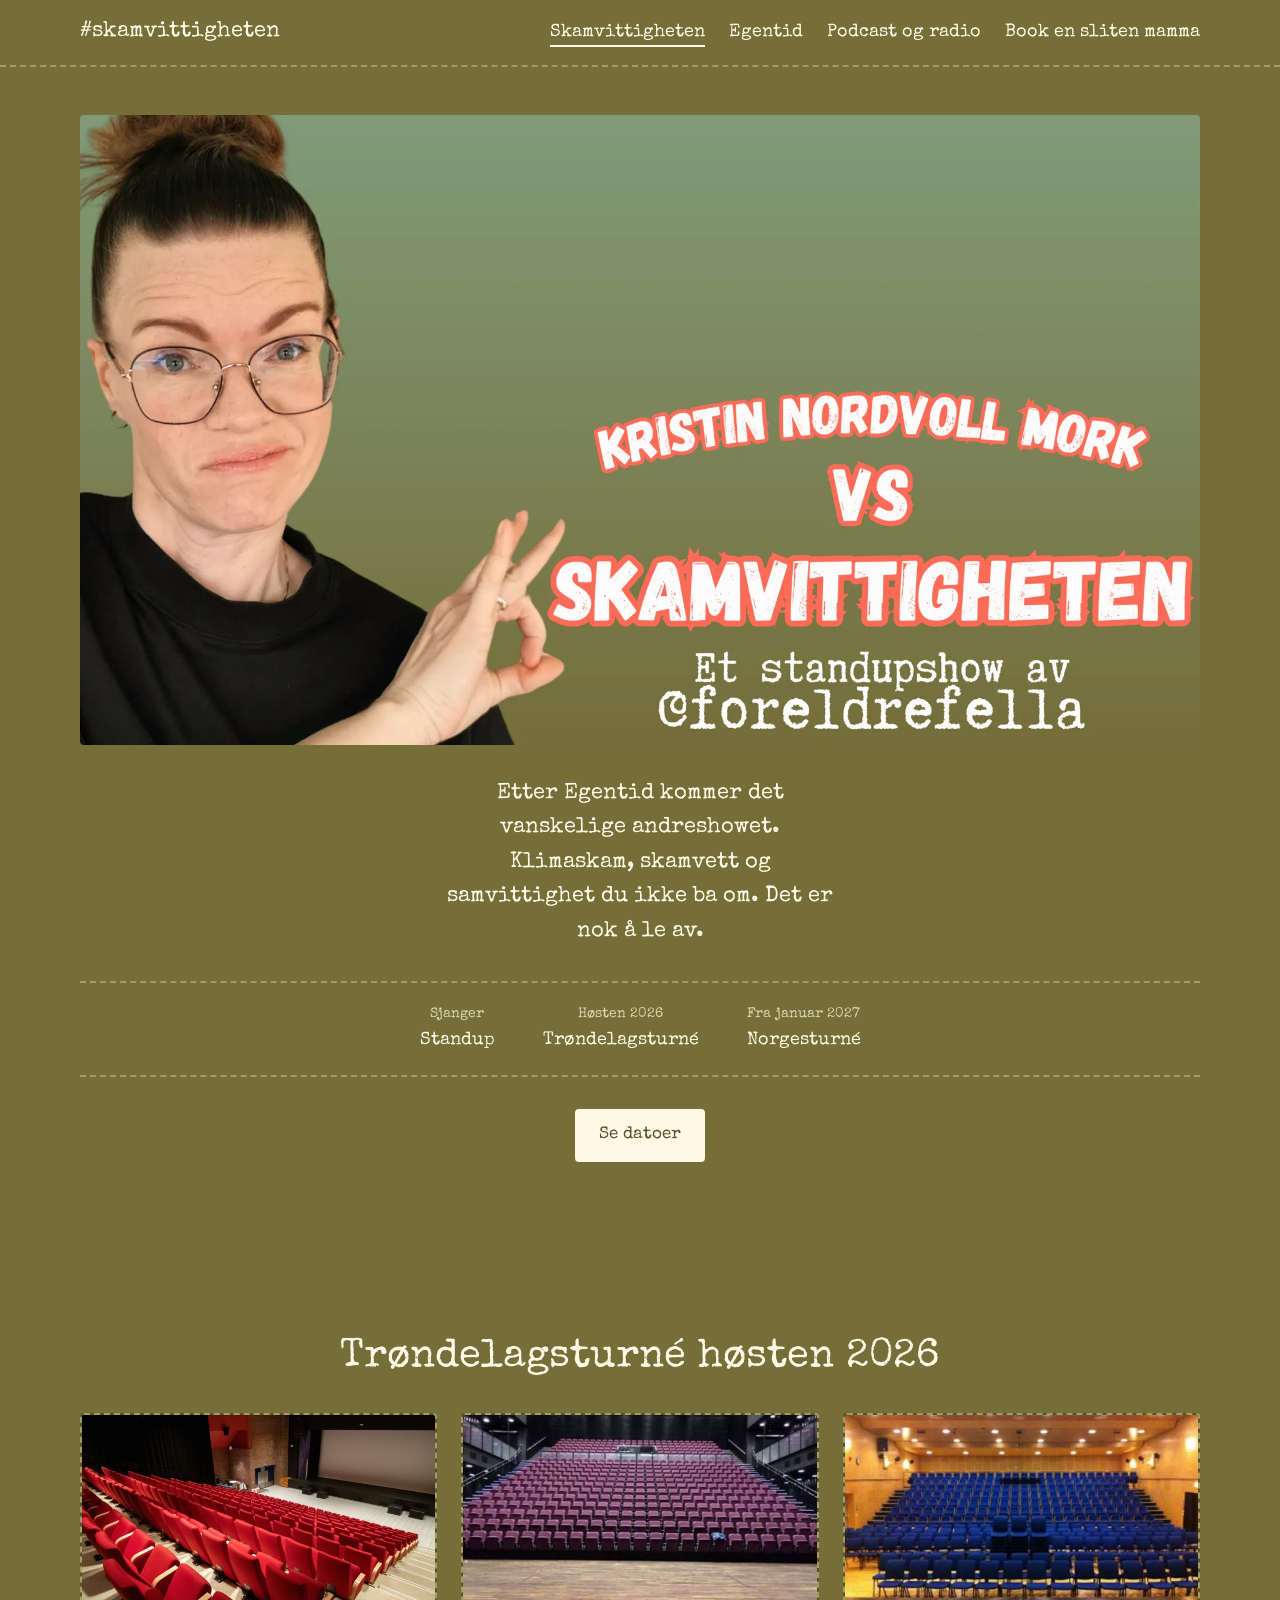
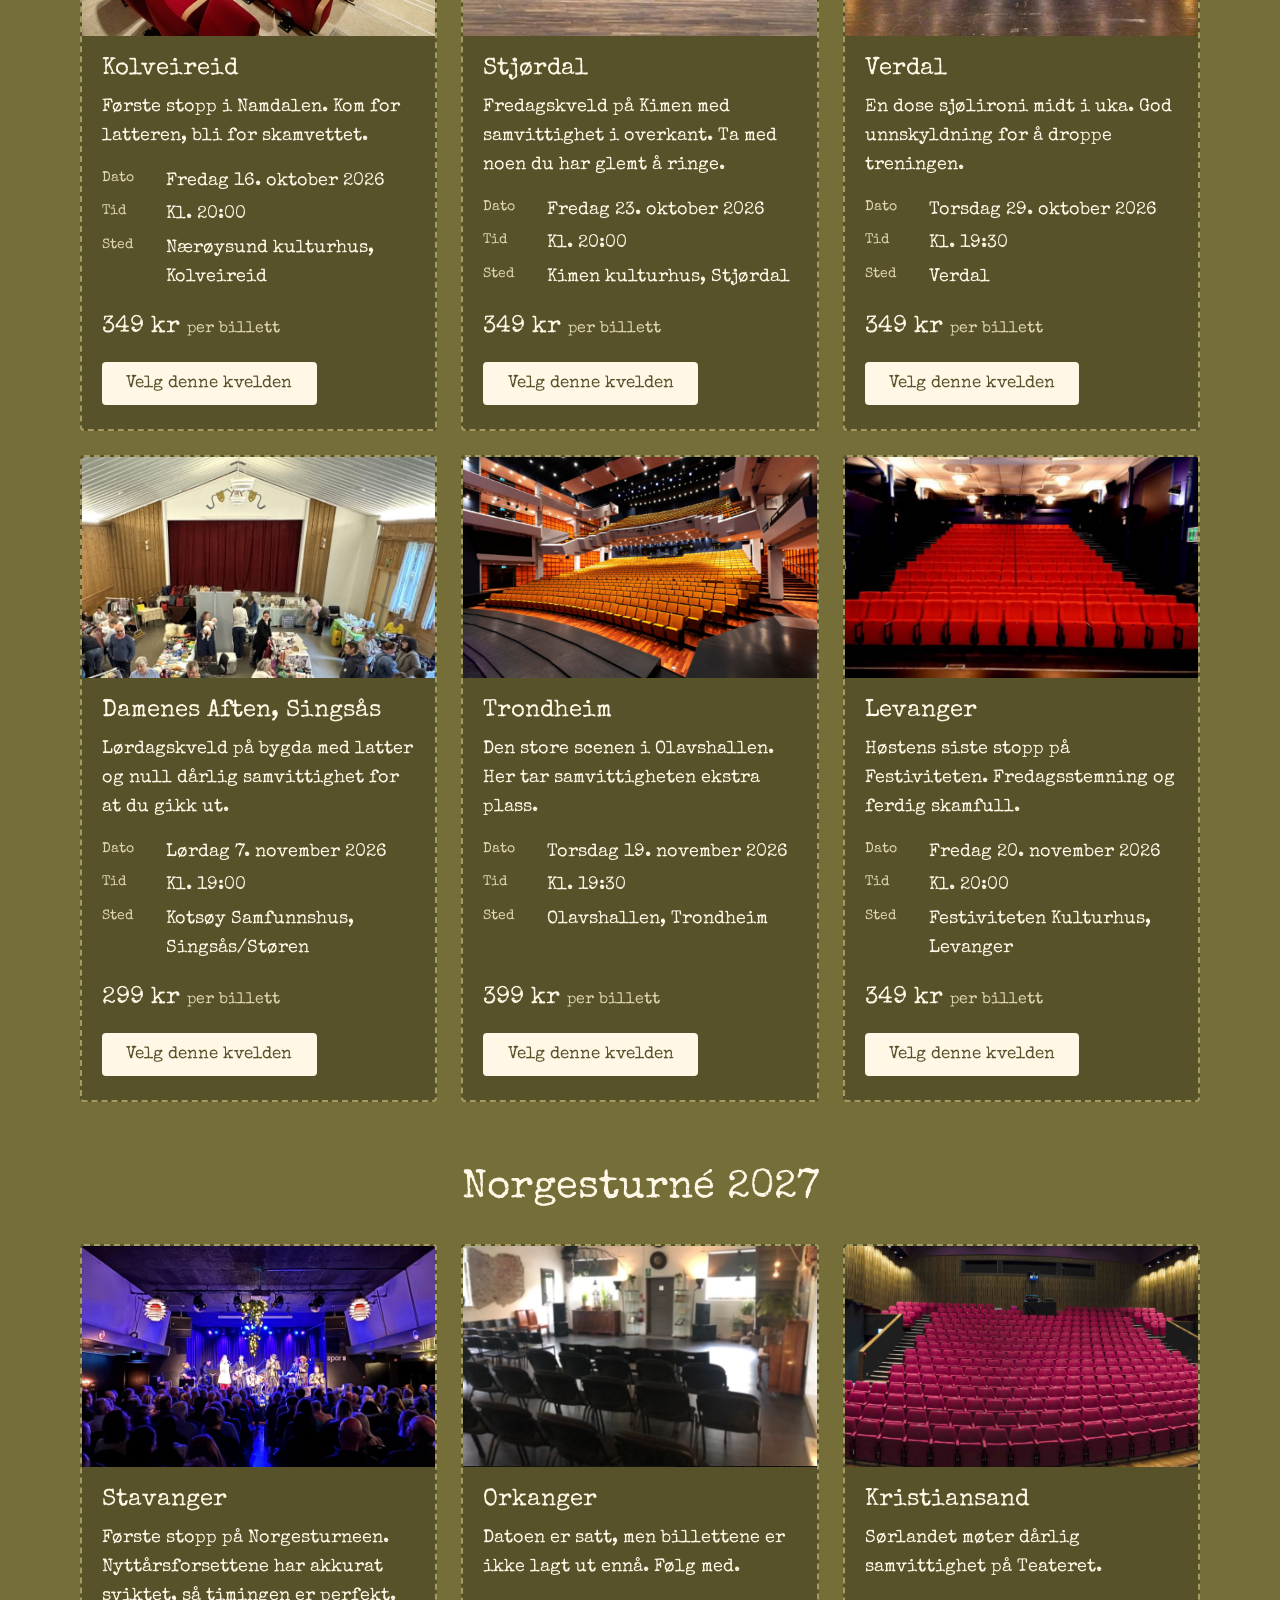
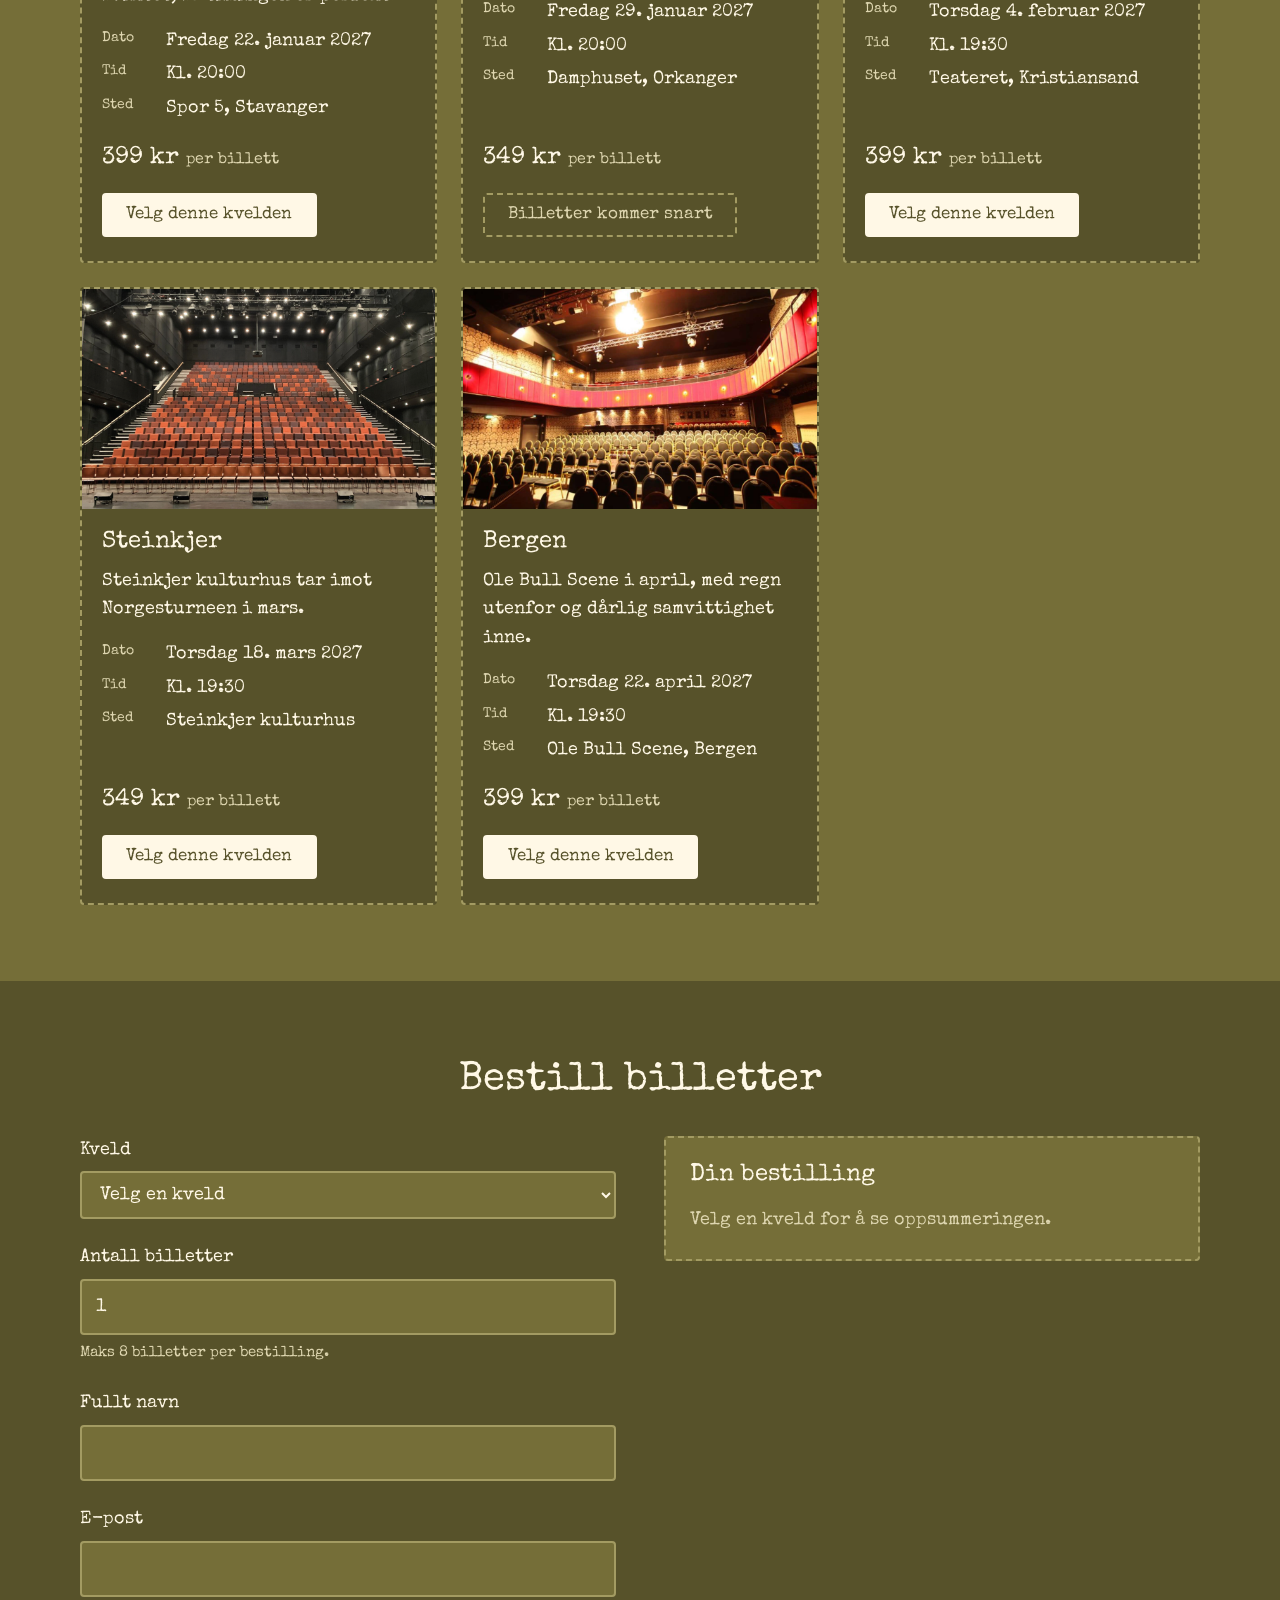
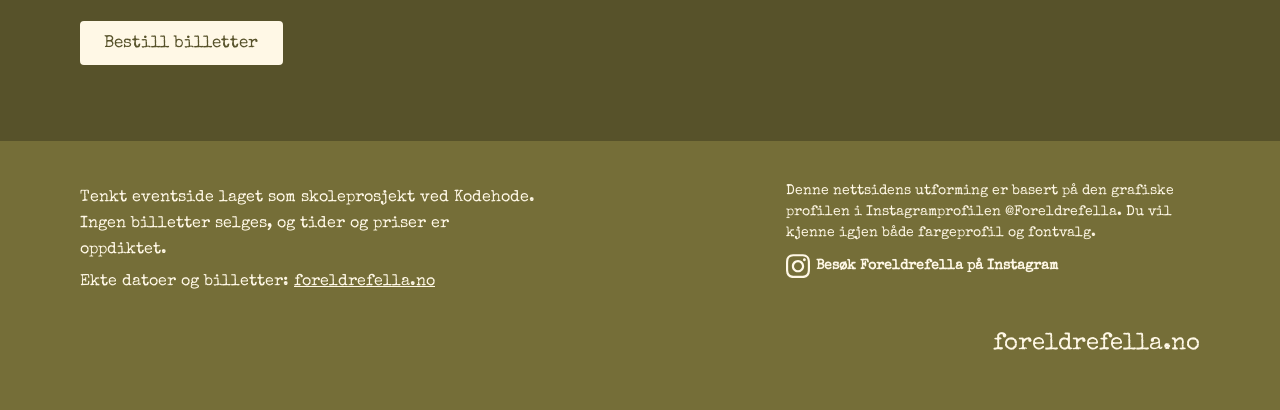
<file: index.html>
<!DOCTYPE html>
<html lang="no">
<head>
  <meta charset="UTF-8">
  <!-- Får siden til å passe til størrelsen på skjermen, også på mobil -->
  <meta name="viewport" content="width=device-width, initial-scale=1">
  <!-- Teksten som vises i fanen i nettleseren -->
  <title>Skamvittigheten – standup med Kristin Nordvoll Mork | Bestill billetter</title>
  <!-- Kort beskrivelse som kan vises i Google-søk -->
  <meta name="description" content="Bestill billetter til Skamvittigheten, det vanskelige andreshowet fra @foreldrefella.">
  <!-- Henter skriften "Special Elite" fra Google Fonts. Dette er fonten Kristin bruker på Instagramkontoen sin. -->
  <link rel="preconnect" href="https://fonts.googleapis.com">
  <link rel="preconnect" href="https://fonts.gstatic.com" crossorigin>
  <link href="https://fonts.googleapis.com/css2?family=Special+Elite&display=swap" rel="stylesheet">
  <link rel="stylesheet" href="style.css">
  <!-- JavaScript-linking -->
  <script src="script.js" defer></script>
</head>
<body>

  <!-- Menyen øverst, lik i alle HTML-sidefilene. Siden du er på er markert med aria-current="page". -->
  <header class="topp">
    <a href="index.html" class="logo">#skamvittigheten</a>
    <nav aria-label="Hovedmeny">
      <ul>
        <li><a href="index.html" aria-current="page">Skamvittigheten</a></li>
        <li><a href="egentid.html">Egentid</a></li>
        <li><a href="podcaster.html">Podcast og radio</a></li>
        <li><a href="book-en-sliten-mamma.html">Book en sliten mamma</a></li>
      </ul>
    </nav>
  </header>

  <!-- Hovedinnholdet på siden -->
  <main id="top">

    <!--  Herodel av forsiden -->
    <section class="hero" id="om">
      <!-- Overskriften står allerede i bildet. Her ligger den som skjult tekst, slik at skjermlesere og Google finner den. Dette problemet måtte jeg google meg frem til løsningen på -->
      <h1 class="sr-only">Skamvittigheten – standup med Kristin Nordvoll Mork</h1>
      <figure class="hero-bilde">
        <!-- Laster dette bildet først, siden det er det første man ser -->
        <img src="Pictures/Skamvittigheten-herobilde.png" width="1280" height="720" fetchpriority="high"
             alt="Kristin Mork vs Skamvittigheten. Et standupshow av @foreldrefella.">
      </figure>
      <p class="hero-tekst">
        Etter Egentid kommer det vanskelige andreshowet.
        Klimaskam, skamvett og samvittighet du ikke ba om.
        Det er nok å le av.
      </p>
      <!-- Faktaliste: hver opplysning har en liten tittel (dt) og en verdi (dd) -->
      <dl class="fakta">
        <div><dt>Sjanger</dt><dd>Standup</dd></div>
        <div><dt>Høsten 2026</dt><dd>Trøndelagsturné</dd></div>
        <div><dt>Fra januar 2027</dt><dd>Norgesturné</dd></div>
      </dl>
      <!-- Lenken hopper nedover siden til delen med id="eventer" -->
      <a href="#eventer" class="knapp">Se datoer</a>
    </section>

    <!-- Event-kort: ett kort for hver kveld.
         Hvert kort har data-id (et navn), data-pris og data-dato, som JavaScript bruker. -->
    <section class="eventer" id="eventer">
      <h2>Trøndelagsturné høsten 2026</h2>
      <div class="kort-liste">

        <!-- Kort: Kolveireid. Alle kortene under er bygget på samme måte:
             bilde, navn, kort tekst, dato/tid/sted, pris og en knapp for å velge kvelden. -->
        <article class="kort" data-id="kolveireid" data-pris="349" data-dato="2026-10-16">
          <img src="Pictures/kolvereid.png" alt="Plassholderbilde for Kolveireid" width="800" height="500" loading="lazy">
          <div class="kort-innhold">
            <h3>Kolveireid</h3>
            <p>Første stopp i Namdalen. Kom for latteren, bli for skamvettet.</p>
            <dl class="meta">
              <div><dt>Dato</dt><dd>Fredag 16. oktober 2026</dd></div>
              <div><dt>Tid</dt><dd>Kl. 20:00</dd></div>
              <div><dt>Sted</dt><dd>Nærøysund kulturhus, Kolveireid</dd></div>
            </dl>
            <p class="pris">349 kr <span>per billett</span></p>
            <!-- Når man trykker her, velger script.js denne kvelden og hopper ned til bestillingen -->
            <button type="button" class="knapp velg-knapp" data-id="kolveireid">Velg denne kvelden</button>
          </div>
        </article>

        <!-- Kort: Stjørdal -->
        <article class="kort" data-id="stjordal" data-pris="349" data-dato="2026-10-23">
          <img src="Pictures/stjørdal.png" alt="Plassholderbilde for Stjørdal" width="800" height="500" loading="lazy">
          <div class="kort-innhold">
            <h3>Stjørdal</h3>
            <p>Fredagskveld på Kimen med samvittighet i overkant. Ta med noen du har glemt å ringe.</p>
            <dl class="meta">
              <div><dt>Dato</dt><dd>Fredag 23. oktober 2026</dd></div>
              <div><dt>Tid</dt><dd>Kl. 20:00</dd></div>
              <div><dt>Sted</dt><dd>Kimen kulturhus, Stjørdal</dd></div>
            </dl>
            <p class="pris">349 kr <span>per billett</span></p>
            <button type="button" class="knapp velg-knapp" data-id="stjordal">Velg denne kvelden</button>
          </div>
        </article>

        <!-- Kort: Verdal -->
        <article class="kort" data-id="verdal" data-pris="349" data-dato="2026-10-29">
          <img src="Pictures/verdal.png" alt="Plassholderbilde for Verdal" width="800" height="500" loading="lazy">
          <div class="kort-innhold">
            <h3>Verdal</h3>
            <p>En dose sjølironi midt i uka. God unnskyldning for å droppe treningen.</p>
            <dl class="meta">
              <div><dt>Dato</dt><dd>Torsdag 29. oktober 2026</dd></div>
              <div><dt>Tid</dt><dd>Kl. 19:30</dd></div>
              <div><dt>Sted</dt><dd>Verdal</dd></div>
            </dl>
            <p class="pris">349 kr <span>per billett</span></p>
            <button type="button" class="knapp velg-knapp" data-id="verdal">Velg denne kvelden</button>
          </div>
        </article>

        <!-- Kort: Singsås -->
        <article class="kort" data-id="singsas" data-pris="299" data-dato="2026-11-07">
          <img src="Pictures/singsås.jpeg" alt="Plassholderbilde for Singsås" width="800" height="500" loading="lazy">
          <div class="kort-innhold">
            <h3>Damenes Aften, Singsås</h3>
            <p>Lørdagskveld på bygda med latter og null dårlig samvittighet for at du gikk ut.</p>
            <dl class="meta">
              <div><dt>Dato</dt><dd>Lørdag 7. november 2026</dd></div>
              <div><dt>Tid</dt><dd>Kl. 19:00</dd></div>
              <div><dt>Sted</dt><dd>Kotsøy Samfunnshus, Singsås/Støren</dd></div>
            </dl>
            <p class="pris">299 kr <span>per billett</span></p>
            <button type="button" class="knapp velg-knapp" data-id="singsas">Velg denne kvelden</button>
          </div>
        </article>

        <!-- Kort: Trondheim -->
        <article class="kort" data-id="trondheim" data-pris="399" data-dato="2026-11-19">
          <img src="Pictures/trondheim.png" alt="Plassholderbilde for Trondheim" width="800" height="500" loading="lazy">
          <div class="kort-innhold">
            <h3>Trondheim</h3>
            <p>Den store scenen i Olavshallen. Her tar samvittigheten ekstra plass.</p>
            <dl class="meta">
              <div><dt>Dato</dt><dd>Torsdag 19. november 2026</dd></div>
              <div><dt>Tid</dt><dd>Kl. 19:30</dd></div>
              <div><dt>Sted</dt><dd>Olavshallen, Trondheim</dd></div>
            </dl>
            <p class="pris">399 kr <span>per billett</span></p>
            <button type="button" class="knapp velg-knapp" data-id="trondheim">Velg denne kvelden</button>
          </div>
        </article>

        <!-- Kort: Levanger -->
        <article class="kort" data-id="levanger" data-pris="349" data-dato="2026-11-20">
          <img src="Pictures/levanger.png" alt="Plassholderbilde for Levanger" width="800" height="500" loading="lazy">
          <div class="kort-innhold">
            <h3>Levanger</h3>
            <p>Høstens siste stopp på Festiviteten. Fredagsstemning og ferdig skamfull.</p>
            <dl class="meta">
              <div><dt>Dato</dt><dd>Fredag 20. november 2026</dd></div>
              <div><dt>Tid</dt><dd>Kl. 20:00</dd></div>
              <div><dt>Sted</dt><dd>Festiviteten Kulturhus, Levanger</dd></div>
            </dl>
            <p class="pris">349 kr <span>per billett</span></p>
            <button type="button" class="knapp velg-knapp" data-id="levanger">Velg denne kvelden</button>
          </div>
        </article>

      </div>

      <!-- Neste gruppe kort: turnéen i 2027 -->
      <h2>Norgesturné 2027</h2>
      <div class="kort-liste">

        <!-- Kort: Stavanger -->
        <article class="kort" data-id="stavanger" data-pris="399" data-dato="2027-01-22">
          <img src="Pictures/stavanger.png" alt="Plassholderbilde for Stavanger" width="800" height="500" loading="lazy">
          <div class="kort-innhold">
            <h3>Stavanger</h3>
            <p>Første stopp på Norgesturneen. Nyttårsforsettene har akkurat sviktet, så timingen er perfekt.</p>
            <dl class="meta">
              <div><dt>Dato</dt><dd>Fredag 22. januar 2027</dd></div>
              <div><dt>Tid</dt><dd>Kl. 20:00</dd></div>
              <div><dt>Sted</dt><dd>Spor 5, Stavanger</dd></div>
            </dl>
            <p class="pris">399 kr <span>per billett</span></p>
            <button type="button" class="knapp velg-knapp" data-id="stavanger">Velg denne kvelden</button>
          </div>
        </article>

        <!-- Kort: Orkanger. Billettene er ikke lagt ut ennå, så knappen er skrudd av (disabled) og kan ikke trykkes på. -->
        <article class="kort" data-id="orkanger" data-pris="349" data-dato="2027-01-29" data-status="kommer">
          <img src="Pictures/orkanger.png" alt="Plassholderbilde for Orkanger" width="800" height="500" loading="lazy">
          <div class="kort-innhold">
            <h3>Orkanger</h3>
            <p>Datoen er satt, men billettene er ikke lagt ut ennå. Følg med.</p>
            <dl class="meta">
              <div><dt>Dato</dt><dd>Fredag 29. januar 2027</dd></div>
              <div><dt>Tid</dt><dd>Kl. 20:00</dd></div>
              <div><dt>Sted</dt><dd>Damphuset, Orkanger</dd></div>
            </dl>
            <p class="pris">349 kr <span>per billett</span></p>
            <button type="button" class="knapp velg-knapp" data-id="orkanger" disabled>Billetter kommer snart</button>
          </div>
        </article>

        <!-- Kort: Kristiansand -->
        <article class="kort" data-id="kristiansand" data-pris="399" data-dato="2027-02-04">
          <img src="Pictures/kristiansand.png" alt="Plassholderbilde for Kristiansand" width="800" height="500" loading="lazy">
          <div class="kort-innhold">
            <h3>Kristiansand</h3>
            <p>Sørlandet møter dårlig samvittighet på Teateret.</p>
            <dl class="meta">
              <div><dt>Dato</dt><dd>Torsdag 4. februar 2027</dd></div>
              <div><dt>Tid</dt><dd>Kl. 19:30</dd></div>
              <div><dt>Sted</dt><dd>Teateret, Kristiansand</dd></div>
            </dl>
            <p class="pris">399 kr <span>per billett</span></p>
            <button type="button" class="knapp velg-knapp" data-id="kristiansand">Velg denne kvelden</button>
          </div>
        </article>

        <!-- Kort: Steinkjer -->
        <article class="kort" data-id="steinkjer" data-pris="349" data-dato="2027-03-18">
          <img src="Pictures/steinkjer.png" alt="Plassholderbilde for Steinkjer" width="800" height="500" loading="lazy">
          <div class="kort-innhold">
            <h3>Steinkjer</h3>
            <p>Steinkjer kulturhus tar imot Norgesturneen i mars.</p>
            <dl class="meta">
              <div><dt>Dato</dt><dd>Torsdag 18. mars 2027</dd></div>
              <div><dt>Tid</dt><dd>Kl. 19:30</dd></div>
              <div><dt>Sted</dt><dd>Steinkjer kulturhus</dd></div>
            </dl>
            <p class="pris">349 kr <span>per billett</span></p>
            <button type="button" class="knapp velg-knapp" data-id="steinkjer">Velg denne kvelden</button>
          </div>
        </article>

        <!-- Kort: Bergen -->
        <article class="kort" data-id="bergen" data-pris="399" data-dato="2027-04-22">
          <img src="Pictures/bergen.png" alt="Plassholderbilde for Bergen" width="800" height="500" loading="lazy">
          <div class="kort-innhold">
            <h3>Bergen</h3>
            <p>Ole Bull Scene i april, med regn utenfor og dårlig samvittighet inne.</p>
            <dl class="meta">
              <div><dt>Dato</dt><dd>Torsdag 22. april 2027</dd></div>
              <div><dt>Tid</dt><dd>Kl. 19:30</dd></div>
              <div><dt>Sted</dt><dd>Ole Bull Scene, Bergen</dd></div>
            </dl>
            <p class="pris">399 kr <span>per billett</span></p>
            <button type="button" class="knapp velg-knapp" data-id="bergen">Velg denne kvelden</button>
          </div>
        </article>

      </div>
    </section>

    <!-- Bookingseksjon: skjemaet for å bestille billetter, med en oppsummering ved siden av -->
    <section class="booking" id="booking">
      <h2>Bestill billetter</h2>

      <!-- Boksen rundt skjema og oppsummering. Den skjules av JavaScript etter bestilling, så bekreftelsen kan vises i stedet. -->
      <div class="booking-rutenett" id="booking-innhold">

        <!-- Denne skrur av nettleserens egne feilmeldinger, og erstatter dem med våre egne fra script.js (Google-tips) -->
        <form id="booking-skjema" novalidate>

          <!-- Hvert felt har: en ledetekst (label), selve boksen, og et tomt sted for feilmelding som fylles ut av JavaScript hvis noe er feil -->

          <!-- Nedtrekksmeny for å velge kveld. Den holdes i takt med kortene: velger du i den, markeres kortet, og omvendt. -->
          <div class="felt">
            <label for="event-valg">Kveld</label>
            <select id="event-valg" name="event" required>
              <option value="">Velg en kveld</option>
              <optgroup label="Høsten 2026">
                <option value="kolveireid">Kolveireid, 16. oktober</option>
                <option value="stjordal">Stjørdal, 23. oktober</option>
                <option value="verdal">Verdal, 29. oktober</option>
                <option value="singsas">Singsås, 7. november</option>
                <option value="trondheim">Trondheim, 19. november</option>
                <option value="levanger">Levanger, 20. november</option>
              </optgroup>
              <optgroup label="2027">
                <option value="stavanger">Stavanger, 22. januar</option>
                <!-- Orkanger kan ikke velges ennå (disabled) -->
                <option value="orkanger" disabled>Orkanger, 29. januar (billetter kommer)</option>
                <option value="kristiansand">Kristiansand, 4. februar</option>
                <option value="steinkjer">Steinkjer, 18. mars</option>
                <option value="bergen">Bergen, 22. april</option>
              </optgroup>
            </select>
            <p class="feil" id="feil-event" role="alert"></p>
          </div>

          <!-- Antall billetter: et tallfelt som starter på 1 og stopper på 8 -->
          <div class="felt">
            <label for="antall">Antall billetter</label>
            <input type="number" id="antall" name="antall" min="1" max="8" value="1" required>
            <p class="hjelp">Maks 8 billetter per bestilling.</p>
            <p class="feil" id="feil-antall" role="alert"></p>
          </div>

          <div class="felt">
            <label for="navn">Fullt navn</label>
            <input type="text" id="navn" name="navn" autocomplete="name" required>
            <p class="feil" id="feil-navn" role="alert"></p>
          </div>

          <div class="felt">
            <label for="epost">E-post</label>
            <input type="email" id="epost" name="epost" autocomplete="email" required>
            <p class="feil" id="feil-epost" role="alert"></p>
          </div>

          <!-- Knappen som sender inn bestillingen -->
          <button type="submit" class="knapp">Bestill billetter</button>
        </form>

        <!-- Booking-oppsummering: viser hva du har valgt og hva det koster.
             Boksene med id (opp-event, opp-dato osv.) fylles ut av script.js.
             aria-live="polite" gjør at skjermlesere leser opp endringene. -->
        <aside class="oppsummering" aria-live="polite">
          <h3>Din bestilling</h3>
          <!-- Vises til du har valgt en kveld -->
          <p class="tom" id="oppsummering-tom">Velg en kveld for å se oppsummeringen.</p>
          <!-- Skjult til du har valgt en kveld -->
          <dl id="oppsummering-innhold" hidden>
            <div><dt>Kveld</dt><dd id="opp-event"></dd></div>
            <div><dt>Dato og tid</dt><dd id="opp-dato"></dd></div>
            <div><dt>Sted</dt><dd id="opp-sted"></dd></div>
            <div><dt>Billettpris</dt><dd id="opp-pris"></dd></div>
            <div><dt>Antall</dt><dd id="opp-antall"></dd></div>
            <div class="total"><dt>Totalt</dt><dd id="opp-total"></dd></div>
          </dl>
        </aside>

      </div>

      <!-- Bekreftelse (skjult til bookingen er sendt). Teksten fylles inn av script.js. -->
      <div class="bekreftelse" id="bekreftelse" hidden>
        <h3>Billettene er bestilt</h3>
        <p id="bekreftelse-tekst"></p>
        <button type="button" class="knapp" id="ny-booking">Start ny bestilling</button>
      </div>
    </section>

  </main>

  <!-- Bunnen av siden: forklaring om at dette er et skoleprosjekt, og lenke til den ekte siden -->
   <footer class="bunn">
    <div>
      <p>Tenkt eventside laget som skoleprosjekt ved Kodehode. Ingen billetter selges, og tider og priser er oppdiktet.</p>
      <p>Ekte datoer og billetter: <a href="https://foreldrefella.no/pages/standup-show-i-vinter">foreldrefella.no</a></p>
    </div>
    <div class="instagram-footer-info" style="margin-bottom: 15px; font-size: 14px; line-height: 1.5;">
   <p style="margin-bottom: 10px;">
      Denne nettsidens utforming er basert på den grafiske profilen i Instagramprofilen @Foreldrefella. 
      Du vil kjenne igjen både fargeprofil og fontvalg.
   </p>
   <a href="https://instagram.com" target="_blank" rel="noopener noreferrer" aria-label="Besøk Foreldrefella på Instagram (åpnes i ny fane)" style="display: inline-flex; align-items: center; color: inherit; text-decoration: none; font-weight: bold; gap: 6px;"><svg viewBox="0 0 24 24" width="24" height="24" aria-hidden="true" fill="currentColor" style="flex-shrink: 0;"><path d="M12 2.163c3.204 0 3.584.012 4.85.07 3.252.148 4.771 1.691 4.919 4.919.058 1.265.069 1.645.069 4.849 0 3.205-.012 3.584-.069 4.849-.149 3.225-1.664 4.771-4.919 4.919-1.266.058-1.644.07-4.85.07-3.204 0-3.584-.012-4.849-.07-3.26-.149-4.771-1.699-4.919-4.92-.058-1.265-.07-1.644-.07-4.849 0-3.204.013-3.583.07-4.849.149-3.227 1.664-4.771 4.919-4.919 1.266-.057 1.645-.069 4.849-.069zm0-2c-3.259 0-3.667.014-4.947.072-4.358.2-6.78 2.618-6.98 6.98-.059 1.281-.073 1.689-.073 4.948 0 3.259.014 3.668.072 4.948.2 4.358 2.618 6.78 6.98 6.98 1.281.058 1.689.072 4.948.072 3.259 0 3.668-.014 4.948-.072 4.354-.2 6.782-2.618 6.979-6.98.059-1.28.073-1.689.073-4.948 0-3.259-.014-3.667-.072-4.947-.196-4.354-2.617-6.78-6.979-6.98-1.281-.059-1.69-.073-4.949-.073zm0 5.838c-3.403 0-6.162 2.759-6.162 6.162s2.759 6.163 6.162 6.163 6.162-2.759 6.162-6.163c0-3.403-2.759-6.162-6.162-6.162zm0 10.162c-2.209 0-4-1.79-4-4 0-2.209 1.791-4 4-4s4 1.791 4 4c0 2.21-1.791 4-4 4zm6.406-11.845c-.796 0-1.441.645-1.441 1.44s.645 1.44 1.441 1.44c.795 0 1.439-.645 1.439-1.44s-.644-1.44-1.439-1.44z"/>
  </svg><span>Besøk Foreldrefella på Instagram</span></a>
</div>
    <p class="signatur">foreldrefella.no</p>
  </footer>

</body>
</html>
</file>
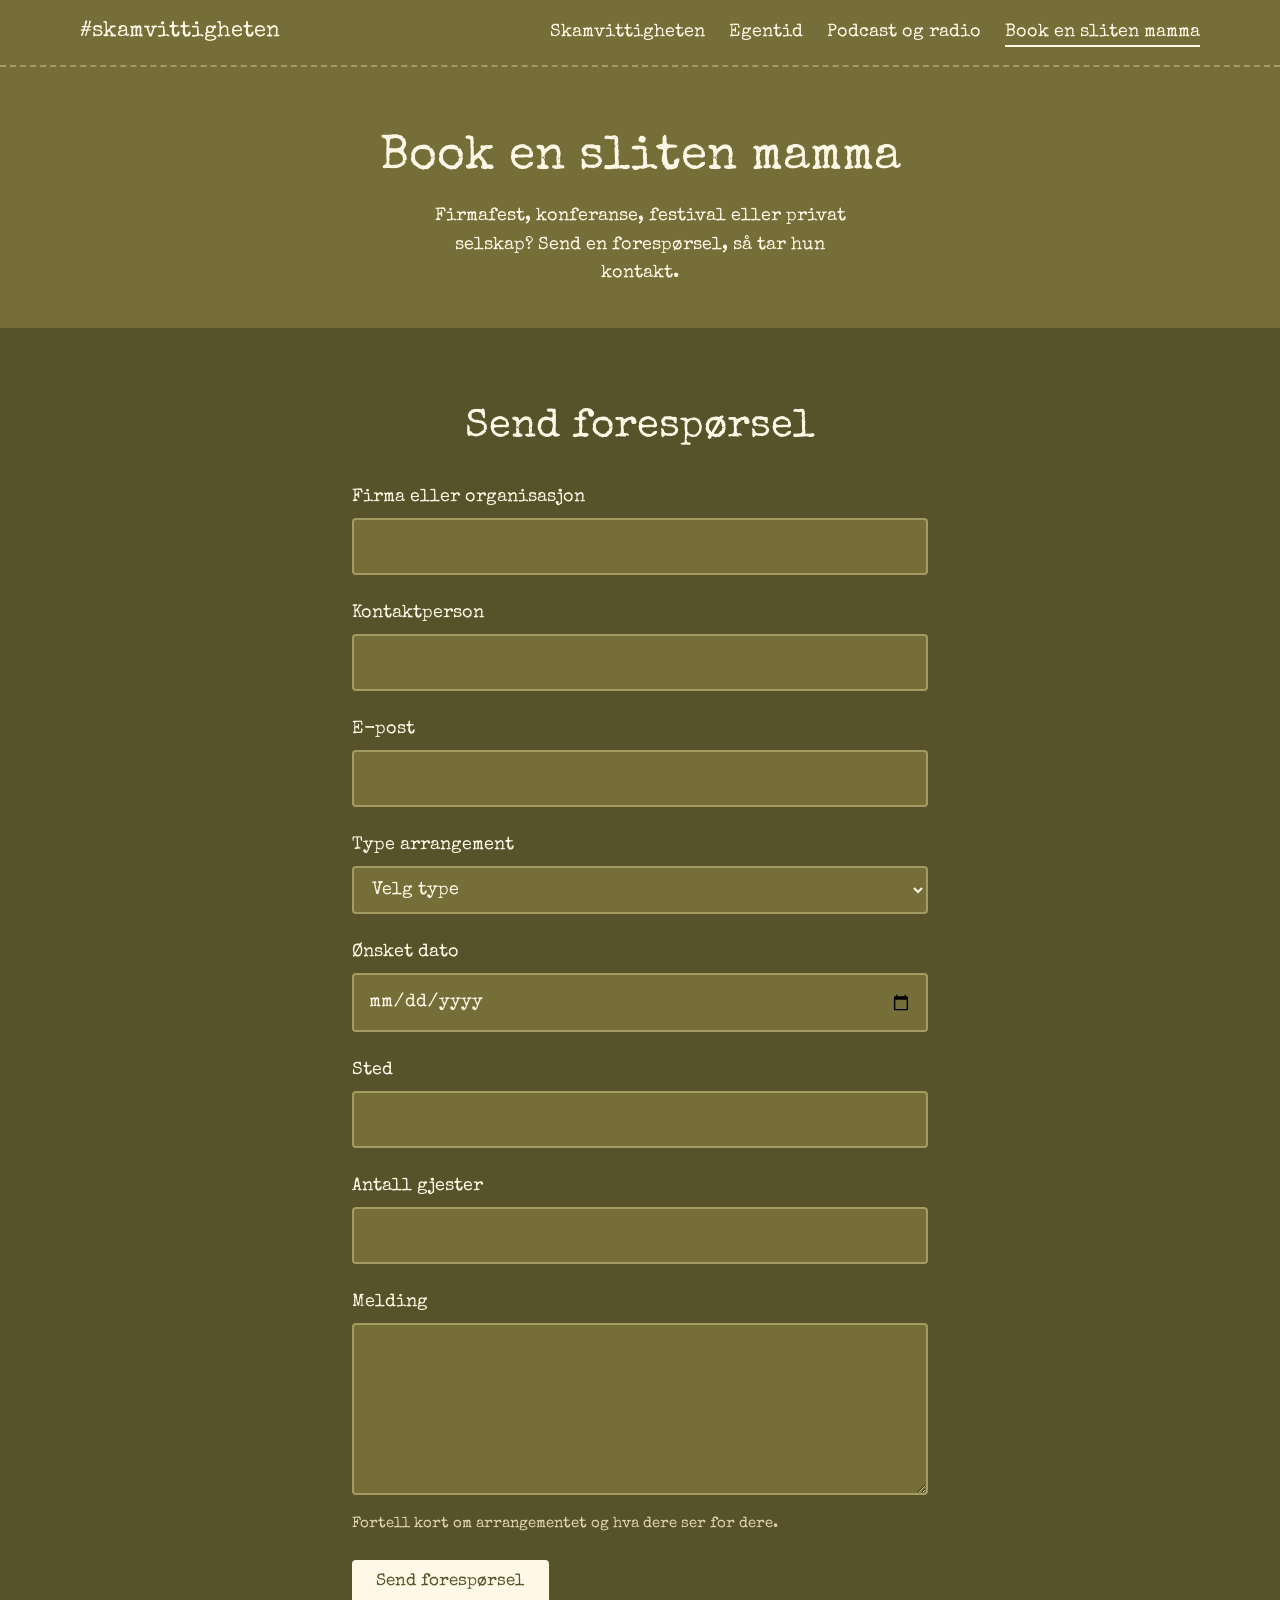
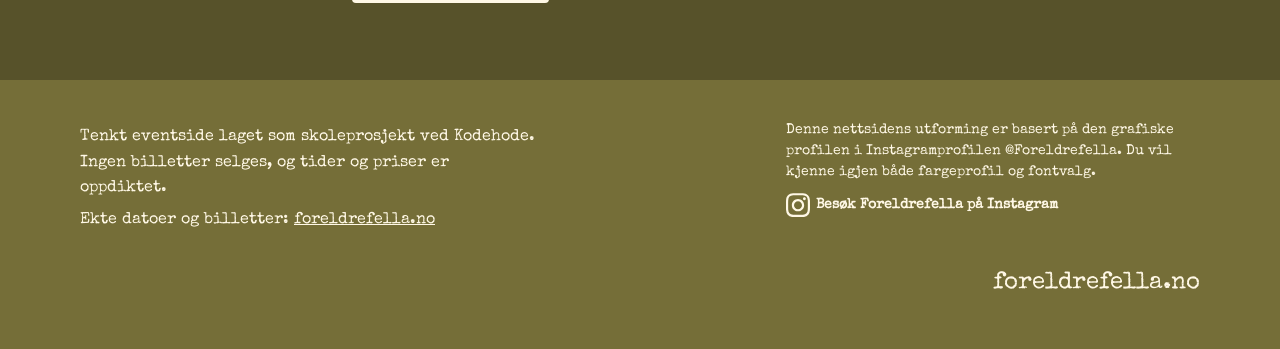
<file: book-en-sliten-mamma.html>
<!DOCTYPE html>
<!-- Siden "Book en sliten mamma": et skjema for å sende forespørsel om å booke Kristin til et show eller eventjobb.
     Det som skjer når man fyller ut og sender skjemaet, styres av kontakt.js. -->
<html lang="no">
<head>
  <!-- Gjør at norske tegn (æ, ø, å) vises riktig -->
  <meta charset="UTF-8">
  <!-- Får siden til å passe til størrelsen på skjermen, også på mobil -->
  <meta name="viewport" content="width=device-width, initial-scale=1">
  <!-- Teksten som vises i fanen i nettleseren -->
  <title>Book en sliten mamma – standup med Kristin Nordvoll Mork</title>
  <!-- Kort beskrivelse som kan vises i Google-søk -->
  <meta name="description" content="Send en forespørsel om standup til firmafest, konferanse eller festival.">
  <!-- Henter skriften "Special Elite" fra Google Fonts. Dette er fonten Kristin bruker på Instagram -->
  <link rel="preconnect" href="https://fonts.googleapis.com">
  <link rel="preconnect" href="https://fonts.gstatic.com" crossorigin>
  <link href="https://fonts.googleapis.com/css2?family=Special+Elite&display=swap" rel="stylesheet">
  <!-- CSS-lenking -->
  <link rel="stylesheet" href="style.css">
  <!-- Henter inn kontakt.js, som sjekker skjemaet og viser bekreftelsen. "defer" betyr at den venter til siden er ferdig lastet. DOM manipulasjon.-->
  <script src="kontakt.js" defer></script>
</head>
<body>

  <!-- Menyen øverst, lik på alle sidene. Siden du er på er markert med aria-current="page". -->
  <header class="topp">
    <a href="index.html" class="logo">#skamvittigheten</a>
    <nav aria-label="Hovedmeny">
      <ul>
        <li><a href="index.html">Skamvittigheten</a></li>
        <li><a href="egentid.html">Egentid</a></li>
        <li><a href="podcaster.html">Podcast og radio</a></li>
        <li><a href="book-en-sliten-mamma.html" aria-current="page">Book en sliten mamma</a></li>
      </ul>
    </nav>
  </header>

  <!-- Hovedinnhold -->
  <main id="top">

    <!-- Tittel og kort introduksjon -->
    <section class="side">
      <h1>Book en sliten mamma</h1>
      <p class="ingress">Firmafest, konferanse, festival eller privat selskap? Send en forespørsel, så tar hun kontakt.</p>
    </section>

    <!-- Seksjonen med skjemaet som skal utfylles av potensielle kunder -->
    <section class="booking">
      <h2>Send forespørsel</h2>

      <!-- Boksen rundt skjemaet. Den skjules av JavaScript når forespørselen er sendt, så bekreftelsen kan vises i stedet. -->
      <div id="kontakt-innhold">
        <!-- novalidate = vi skrur av nettleserens egne feilmeldinger, og bruker våre egne fra kontakt.js -->
        <form id="kontakt-skjema" class="smalt-skjema" novalidate>

          <!-- Hvert felt har: en ledetekst (label), selve boksen, og et tomt sted for feilmelding som fylles ut av JavaScript hvis noe er feil.
               id-ene (k-firma osv.) brukes av kontakt.js til å finne igjen feltene. -->
          <div class="felt">
            <label for="k-firma">Firma eller organisasjon</label>
            <input type="text" id="k-firma" name="firma" autocomplete="organization" required>
            <p class="feil" id="feil-k-firma" role="alert"></p>
          </div>
          <div class="felt">
            <label for="k-navn">Kontaktperson</label>
            <input type="text" id="k-navn" name="navn" autocomplete="name" required>
            <p class="feil" id="feil-k-navn" role="alert"></p>
          </div>
          <div class="felt">
            <label for="k-epost">E-post</label>
            <input type="email" id="k-epost" name="epost" autocomplete="email" required>
            <p class="feil" id="feil-k-epost" role="alert"></p>
          </div>

          <!-- Nedtrekksmeny: man velger ett av alternativene -->
          <div class="felt">
            <label for="k-type">Type arrangement</label>
            <select id="k-type" name="type" required>
              <option value="">Velg type</option>
              <option>Firmafest</option>
              <option>Konferanse</option>
              <option>Festival</option>
              <option>Privat selskap</option>
              <option>Annet</option>
            </select>
            <p class="feil" id="feil-k-type" role="alert"></p>
          </div>

          <!-- Datofelt: nettleseren viser en liten kalender -->
          <div class="felt">
            <label for="k-dato">Ønsket dato</label>
            <input type="date" id="k-dato" name="dato" required>
            <p class="feil" id="feil-k-dato" role="alert"></p>
          </div>
          <div class="felt">
            <label for="k-sted">Sted</label>
            <input type="text" id="k-sted" name="sted" required>
            <p class="feil" id="feil-k-sted" role="alert"></p>
          </div>

          <!-- Tallfelt: tillater bare tall fra 1 til 5000 -->
          <div class="felt">
            <label for="k-gjester">Antall gjester</label>
            <input type="number" id="k-gjester" name="gjester" min="1" max="5000" required>
            <p class="feil" id="feil-k-gjester" role="alert"></p>
          </div>

          <!-- Større tekstboks til en lengre melding -->
          <div class="felt">
            <label for="k-melding">Melding</label>
            <textarea id="k-melding" name="melding" rows="5" required></textarea>
            <p class="hjelp">Fortell kort om arrangementet og hva dere ser for dere.</p>
            <p class="feil" id="feil-k-melding" role="alert"></p>
          </div>

          <!-- Knappen som sender inn skjemaet -->
          <button type="submit" class="knapp">Send forespørsel</button>
        </form>
      </div>

      <!-- Bekreftelsen: skjult til forespørselen er sendt. Teksten fylles inn av kontakt.js. -->
      <div class="bekreftelse" id="kontakt-bekreftelse" hidden>
        <h3>Forespørselen er sendt</h3>
        <p id="kontakt-bekreftelse-tekst"></p>
        <button type="button" class="knapp" id="ny-foresporsel">Send en ny forespørsel</button>
      </div>
    </section>
  </main>

  <!-- Bunnen av siden: forklaring om at dette er et skoleprosjekt, og lenker til den ekte siden -->
   <footer class="bunn">
    <div>
      <p>Tenkt eventside laget som skoleprosjekt ved Kodehode. Ingen billetter selges, og tider og priser er oppdiktet.</p>
      <p>Ekte datoer og billetter: <a href="https://foreldrefella.no/pages/standup-show-i-vinter">foreldrefella.no</a></p>
    </div>
    <div class="instagram-footer-info" style="margin-bottom: 15px; font-size: 14px; line-height: 1.5;">
   <p style="margin-bottom: 10px;">
      Denne nettsidens utforming er basert på den grafiske profilen i Instagramprofilen @Foreldrefella. 
      Du vil kjenne igjen både fargeprofil og fontvalg.
   </p>
   <a href="https://instagram.com" target="_blank" rel="noopener noreferrer" aria-label="Besøk Foreldrefella på Instagram (åpnes i ny fane)" style="display: inline-flex; align-items: center; color: inherit; text-decoration: none; font-weight: bold; gap: 6px;"><svg viewBox="0 0 24 24" width="24" height="24" aria-hidden="true" fill="currentColor" style="flex-shrink: 0;"><path d="M12 2.163c3.204 0 3.584.012 4.85.07 3.252.148 4.771 1.691 4.919 4.919.058 1.265.069 1.645.069 4.849 0 3.205-.012 3.584-.069 4.849-.149 3.225-1.664 4.771-4.919 4.919-1.266.058-1.644.07-4.85.07-3.204 0-3.584-.012-4.849-.07-3.26-.149-4.771-1.699-4.919-4.92-.058-1.265-.07-1.644-.07-4.849 0-3.204.013-3.583.07-4.849.149-3.227 1.664-4.771 4.919-4.919 1.266-.057 1.645-.069 4.849-.069zm0-2c-3.259 0-3.667.014-4.947.072-4.358.2-6.78 2.618-6.98 6.98-.059 1.281-.073 1.689-.073 4.948 0 3.259.014 3.668.072 4.948.2 4.358 2.618 6.78 6.98 6.98 1.281.058 1.689.072 4.948.072 3.259 0 3.668-.014 4.948-.072 4.354-.2 6.782-2.618 6.979-6.98.059-1.28.073-1.689.073-4.948 0-3.259-.014-3.667-.072-4.947-.196-4.354-2.617-6.78-6.979-6.98-1.281-.059-1.69-.073-4.949-.073zm0 5.838c-3.403 0-6.162 2.759-6.162 6.162s2.759 6.163 6.162 6.163 6.162-2.759 6.162-6.163c0-3.403-2.759-6.162-6.162-6.162zm0 10.162c-2.209 0-4-1.79-4-4 0-2.209 1.791-4 4-4s4 1.791 4 4c0 2.21-1.791 4-4 4zm6.406-11.845c-.796 0-1.441.645-1.441 1.44s.645 1.44 1.441 1.44c.795 0 1.439-.645 1.439-1.44s-.644-1.44-1.439-1.44z"/>
  </svg><span>Besøk Foreldrefella på Instagram</span></a>
</div>
    <p class="signatur">foreldrefella.no</p>
  </footer>

</body>
</html>
</file>
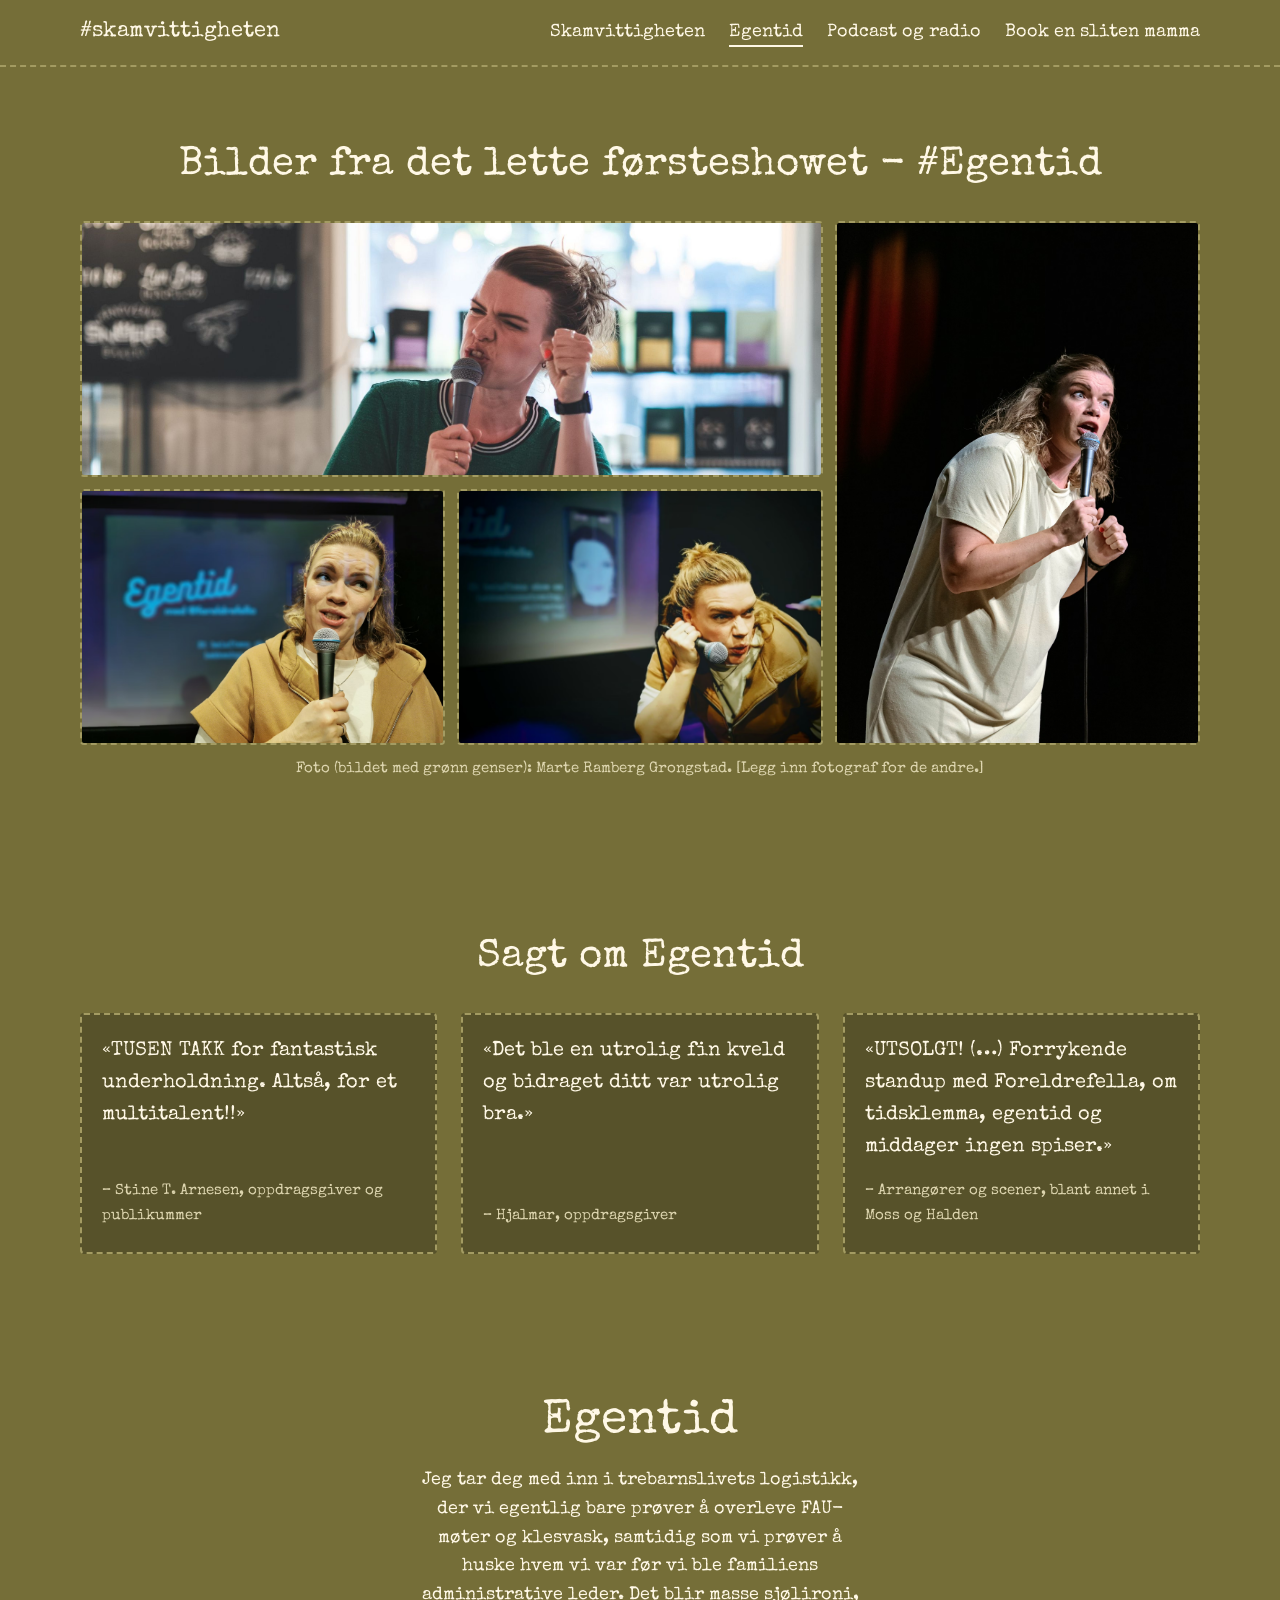
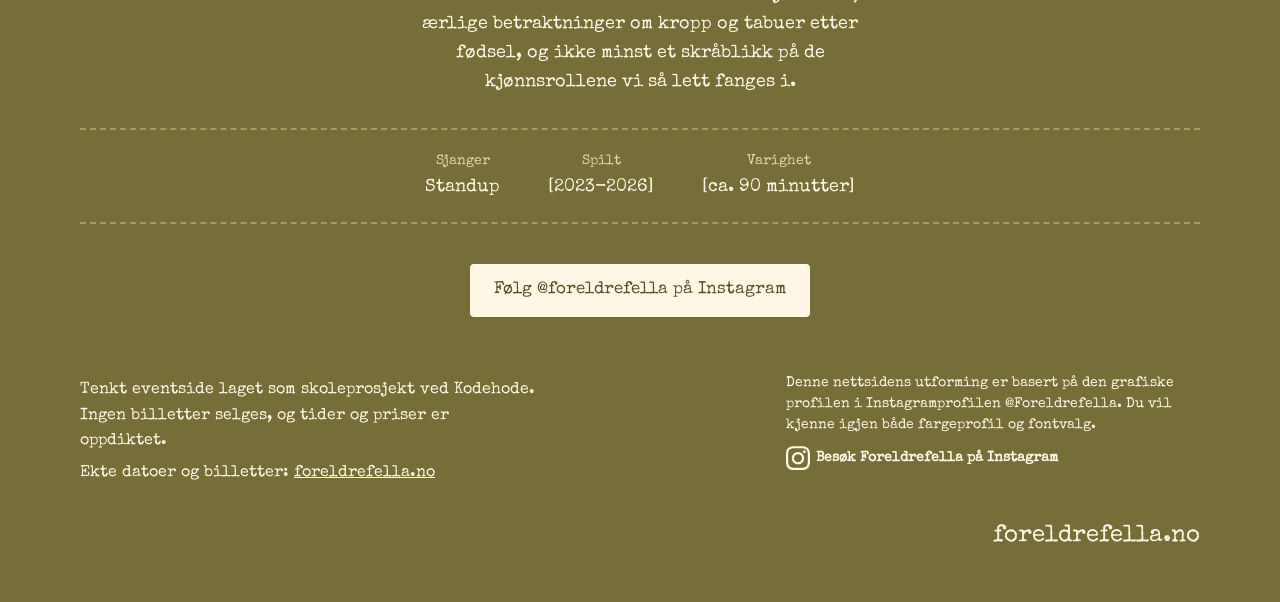
<file: egentid.html>
<!DOCTYPE html>
<html lang="no">
<head>
  <meta charset="UTF-8">
  <meta name="viewport" content="width=device-width, initial-scale=1">
  <title>Egentid – standup med Kristin Nordvoll Mork</title>
  <meta name="description" content="Det enkle førsteshowet til Kristin Nordvoll Mork (@foreldrefella).">
  <link rel="preconnect" href="https://fonts.googleapis.com">
  <link rel="preconnect" href="https://fonts.gstatic.com" crossorigin>
  <link href="https://fonts.googleapis.com/css2?family=Special+Elite&display=swap" rel="stylesheet">
  <link rel="stylesheet" href="style.css">
</head>
<body>

  <header class="topp">
    <a href="index.html" class="logo">#skamvittigheten</a>
    <nav aria-label="Hovedmeny">
      <ul>
        <li><a href="index.html">Skamvittigheten</a></li>
        <li><a href="egentid.html" aria-current="page">Egentid</a></li>
        <li><a href="podcaster.html">Podcast og radio</a></li>
        <li><a href="book-en-sliten-mamma.html">Book en sliten mamma</a></li>
      </ul>
    </nav>
  </header>

  <main id="top">
    <section class="eventer">
      <h2>Bilder fra det lette førsteshowet - #Egentid</h2>
      <div class="kollasj">
        <figure class="k4"><img src="Pictures/egentid4.jpeg" alt="Kristin i grønn genser med knyttneve og mikrofon, midt i en punchline" width="2000" height="1333" loading="lazy"></figure>
        <figure class="k3"><img src="Pictures/egentid3.avif" alt="Kristin i lys kjole bøyer seg fram med mikrofonen på en mørk scene" width="2000" height="2999" loading="lazy"></figure>
        <figure class="k1"><img src="Pictures/egentid1.avif" alt="Kristin med mikrofon foran en skjerm med Egentid-logoen" width="2000" height="1500" loading="lazy"></figure>
        <figure class="k2"><img src="Pictures/egentid2.avif" alt="Kristin holder mikrofonen mot øret som en telefon, med et portrett på skjermen bak" width="1600" height="1200" loading="lazy"></figure>
      </div>
      <p class="hjelp foto">Foto (bildet med grønn genser): Marte Ramberg Grongstad. [Legg inn fotograf for de andre.]</p>
    </section>

    <section class="eventer">
      <h2>Sagt om Egentid</h2>
      <div class="kort-liste">
        <article class="kort"><div class="kort-innhold">
          <blockquote>
            <p>«TUSEN TAKK for fantastisk underholdning. Altså, for et multitalent!!»</p>
            <footer>– Stine T. Arnesen, oppdragsgiver og publikummer</footer>
          </blockquote>
        </div></article>
        <article class="kort"><div class="kort-innhold">
          <blockquote>
            <p>«Det ble en utrolig fin kveld og bidraget ditt var utrolig bra.»</p>
            <footer>– Hjalmar, oppdragsgiver</footer>
          </blockquote>
        </div></article>
        <article class="kort"><div class="kort-innhold">
          <blockquote>
            <p>«UTSOLGT! (…) Forrykende standup med Foreldrefella, om tidsklemma, egentid og middager ingen spiser.»</p>
            <footer>– Arrangører og scener, blant annet i Moss og Halden</footer>
          </blockquote>
        </div></article>
      </div>
    </section>

    <section class="side">
      <h1>Egentid</h1>
      <p class="ingress">Jeg tar deg med inn i trebarnslivets logistikk, der vi egentlig bare prøver å overleve FAU-møter og klesvask, samtidig som vi prøver å huske hvem vi var før vi ble familiens administrative leder. Det blir masse sjølironi, ærlige betraktninger om kropp og tabuer etter fødsel, og ikke minst et skråblikk på de kjønnsrollene vi så lett fanges i.</p>
      <dl class="fakta">
        <div><dt>Sjanger</dt><dd>Standup</dd></div>
        <div><dt>Spilt</dt><dd>[2023-2026]</dd></div>
        <div><dt>Varighet</dt><dd>[ca. 90 minutter]</dd></div>
      </dl>
      <a href="https://www.instagram.com/foreldrefella/" class="knapp" target="_blank" rel="noopener">Følg @foreldrefella på Instagram</a>
    </section>

  </main>

  <footer class="bunn">
    <div>
      <p>Tenkt eventside laget som skoleprosjekt ved Kodehode. Ingen billetter selges, og tider og priser er oppdiktet.</p>
      <p>Ekte datoer og billetter: <a href="https://foreldrefella.no/pages/standup-show-i-vinter">foreldrefella.no</a></p>
    </div>
    <div class="instagram-footer-info" style="margin-bottom: 15px; font-size: 14px; line-height: 1.5;">
   <p style="margin-bottom: 10px;">
      Denne nettsidens utforming er basert på den grafiske profilen i Instagramprofilen @Foreldrefella. 
      Du vil kjenne igjen både fargeprofil og fontvalg.
   </p>
   <a href="https://instagram.com" target="_blank" rel="noopener noreferrer" aria-label="Besøk Foreldrefella på Instagram (åpnes i ny fane)" style="display: inline-flex; align-items: center; color: inherit; text-decoration: none; font-weight: bold; gap: 6px;"><svg viewBox="0 0 24 24" width="24" height="24" aria-hidden="true" fill="currentColor" style="flex-shrink: 0;"><path d="M12 2.163c3.204 0 3.584.012 4.85.07 3.252.148 4.771 1.691 4.919 4.919.058 1.265.069 1.645.069 4.849 0 3.205-.012 3.584-.069 4.849-.149 3.225-1.664 4.771-4.919 4.919-1.266.058-1.644.07-4.85.07-3.204 0-3.584-.012-4.849-.07-3.26-.149-4.771-1.699-4.919-4.92-.058-1.265-.07-1.644-.07-4.849 0-3.204.013-3.583.07-4.849.149-3.227 1.664-4.771 4.919-4.919 1.266-.057 1.645-.069 4.849-.069zm0-2c-3.259 0-3.667.014-4.947.072-4.358.2-6.78 2.618-6.98 6.98-.059 1.281-.073 1.689-.073 4.948 0 3.259.014 3.668.072 4.948.2 4.358 2.618 6.78 6.98 6.98 1.281.058 1.689.072 4.948.072 3.259 0 3.668-.014 4.948-.072 4.354-.2 6.782-2.618 6.979-6.98.059-1.28.073-1.689.073-4.948 0-3.259-.014-3.667-.072-4.947-.196-4.354-2.617-6.78-6.979-6.98-1.281-.059-1.69-.073-4.949-.073zm0 5.838c-3.403 0-6.162 2.759-6.162 6.162s2.759 6.163 6.162 6.163 6.162-2.759 6.162-6.163c0-3.403-2.759-6.162-6.162-6.162zm0 10.162c-2.209 0-4-1.79-4-4 0-2.209 1.791-4 4-4s4 1.791 4 4c0 2.21-1.791 4-4 4zm6.406-11.845c-.796 0-1.441.645-1.441 1.44s.645 1.44 1.441 1.44c.795 0 1.439-.645 1.439-1.44s-.644-1.44-1.439-1.44z"/>
  </svg><span>Besøk Foreldrefella på Instagram</span></a>
</div>
    <p class="signatur">foreldrefella.no</p>
  </footer>

</body>
</html>
</file>
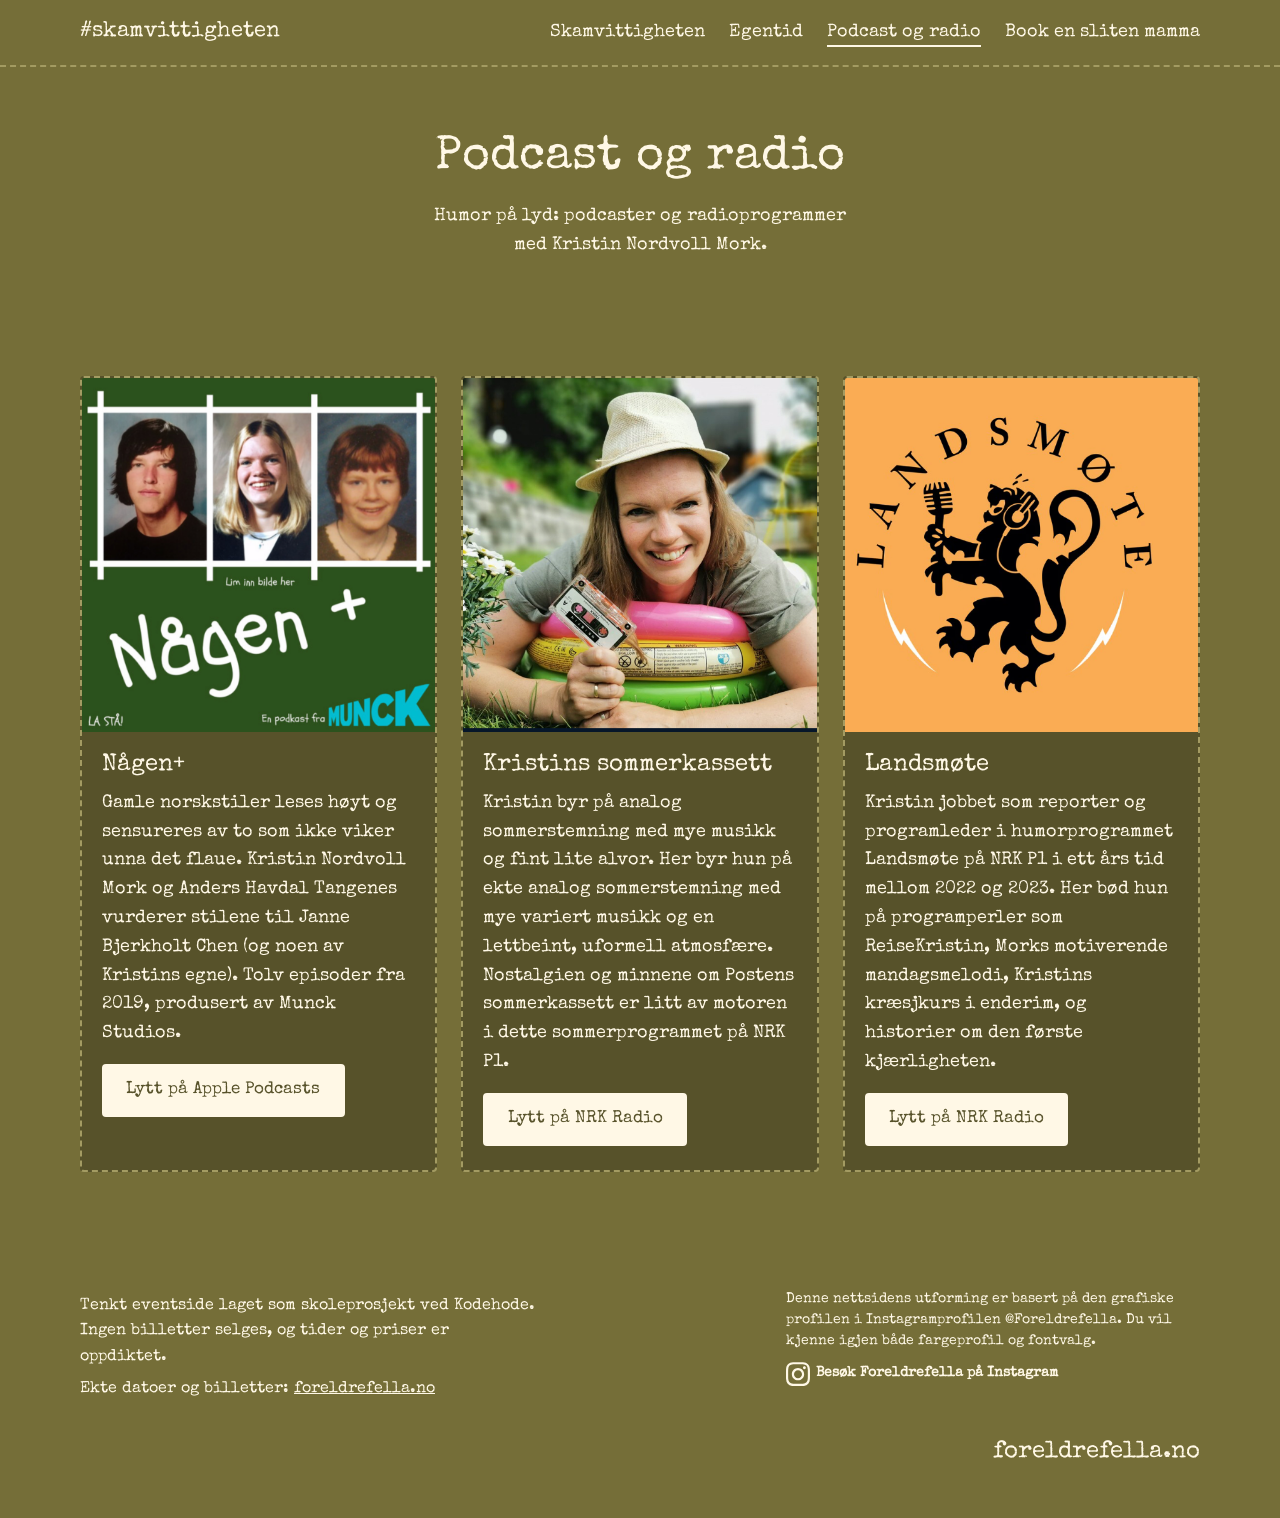
<file: podcaster.html>
<!DOCTYPE html>
<!-- Siden "Podcast og radio": viser tre radioprogram/podcaster som kort, med lenke til hvert enkelt. -->
<html lang="no">
<head>
  <meta charset="UTF-8">
  <!-- Får siden til å passe til størrelsen på skjermen, også på mobil -->
  <meta name="viewport" content="width=device-width, initial-scale=1">
  <!-- Teksten som vises i fanen i nettleseren -->
  <title>Podcast og radio – Kristin Nordvoll Mork</title>
  <!-- Kort beskrivelse som kan vises i Google-søk -->
  <meta name="description" content="Podcaster og radio med Kristin Nordvoll Mork (@foreldrefella).">
  <!-- Henter skriften "Special Elite" fra Google Fonts. Denne fonten bruker Kristin på Instagram -->
  <link rel="preconnect" href="https://fonts.googleapis.com">
  <link rel="preconnect" href="https://fonts.gstatic.com" crossorigin>
  <link href="https://fonts.googleapis.com/css2?family=Special+Elite&display=swap" rel="stylesheet">
  <!-- Kobler siden til utseendet i style.css -->
  <link rel="stylesheet" href="style.css">
</head>
<body>

  <!-- Menyen øverst, lik på alle sidene. Siden du er på er markert med aria-current="page". -->
  <header class="topp">
    <a href="index.html" class="logo">#skamvittigheten</a>
    <nav aria-label="Hovedmeny">
      <ul>
        <li><a href="index.html">Skamvittigheten</a></li>
        <li><a href="egentid.html">Egentid</a></li>
        <li><a href="podcaster.html" aria-current="page">Podcast og radio</a></li>
        <li><a href="book-en-sliten-mamma.html">Book en sliten mamma</a></li>
      </ul>
    </nav>
  </header>

  <!-- Selve innholdet på siden -->
  <main id="top">

    <!-- Tittel og kort introduksjon -->
    <section class="side">
      <h1>Podcast og radio</h1>
      <p class="ingress">Humor på lyd: podcaster og radioprogrammer med Kristin Nordvoll Mork.</p>
    </section>

    <!-- Kortene med programmene. "podcaster" gjør at omslagsbildene vises kvadratiske. -->
    <section class="eventer">
      <div class="kort-liste podcaster">

        <!-- Kort 1: Någen+ (podcast) -->
        <article class="kort"><img src="Pictures/naagenpluss.png" alt="Coverbilde for Någen+: tre skolebilder fra ungdomstiden over podcasttittelen" width="952" height="944" loading="lazy"><div class="kort-innhold">
          <h3>Någen+</h3>
          <p>Gamle norskstiler leses høyt og sensureres av to som ikke viker unna det flaue. Kristin Nordvoll Mork og Anders Havdal Tangenes vurderer stilene til Janne Bjerkholt Chen (og noen av Kristins egne). Tolv episoder fra 2019, produsert av Munck Studios.</p>
          <!-- Knappen åpner programmet i en ny fane -->
          <a href="https://podcasts.apple.com/us/podcast/n%C3%A5gen/id1461679992" class="knapp" target="_blank" rel="noopener">Lytt på Apple Podcasts</a>
        </div></article>

        <!-- Kort 2: Kristins sommerkassett (radio) -->
        <article class="kort"><img src="Pictures/sommerkassett.png" alt="Kristin ligger i gresset med stråhatt og holder en kassett, med bassengringer og prestekrager rundt seg" width="756" height="564" loading="lazy"><div class="kort-innhold">
          <h3>Kristins sommerkassett</h3>
          <p>Kristin byr på analog sommerstemning med mye musikk og fint lite alvor. Her byr hun på ekte analog sommerstemning med mye variert musikk og en lettbeint, uformell atmosfære. Nostalgien og minnene om Postens sommerkassett er litt av motoren i dette sommerprogrammet på NRK P1. </p>
          <a href="https://radio.nrk.no/serie/kristins-sommerkassett" class="knapp" target="_blank" rel="noopener">Lytt på NRK Radio</a>
        </div></article>

        <!-- Kort 3: Landsmøte (radio) -->
        <article class="kort"><img src="Pictures/landsmote.png" alt="Logoen til Landsmøte: en løve med mikrofon og hodetelefoner" width="596" height="556" loading="lazy"><div class="kort-innhold">
          <h3>Landsmøte</h3>
          <p>Kristin jobbet som reporter og programleder i humorprogrammet Landsmøte på NRK P1 i ett års tid mellom 2022 og 2023. Her bød hun på programperler som ReiseKristin, Morks motiverende mandagsmelodi, Kristins kræsjkurs i enderim, og historier om den første kjærligheten. </p>
          <a href="https://radio.nrk.no/serie/landsmoete/DMVD02001922" class="knapp" target="_blank" rel="noopener">Lytt på NRK Radio</a>
        </div></article>
      </div>
    </section>
  </main>

  <!-- Bunnen av siden: forklaring om at dette er et skoleprosjekt, og lenker til den ekte siden -->
   <footer class="bunn">
    <div>
      <p>Tenkt eventside laget som skoleprosjekt ved Kodehode. Ingen billetter selges, og tider og priser er oppdiktet.</p>
      <p>Ekte datoer og billetter: <a href="https://foreldrefella.no/pages/standup-show-i-vinter">foreldrefella.no</a></p>
    </div>
    <div class="instagram-footer-info" style="margin-bottom: 15px; font-size: 14px; line-height: 1.5;">
   <p style="margin-bottom: 10px;">
      Denne nettsidens utforming er basert på den grafiske profilen i Instagramprofilen @Foreldrefella. 
      Du vil kjenne igjen både fargeprofil og fontvalg.
   </p>
   <a href="https://instagram.com" target="_blank" rel="noopener noreferrer" aria-label="Besøk Foreldrefella på Instagram (åpnes i ny fane)" style="display: inline-flex; align-items: center; color: inherit; text-decoration: none; font-weight: bold; gap: 6px;"><svg viewBox="0 0 24 24" width="24" height="24" aria-hidden="true" fill="currentColor" style="flex-shrink: 0;"><path d="M12 2.163c3.204 0 3.584.012 4.85.07 3.252.148 4.771 1.691 4.919 4.919.058 1.265.069 1.645.069 4.849 0 3.205-.012 3.584-.069 4.849-.149 3.225-1.664 4.771-4.919 4.919-1.266.058-1.644.07-4.85.07-3.204 0-3.584-.012-4.849-.07-3.26-.149-4.771-1.699-4.919-4.92-.058-1.265-.07-1.644-.07-4.849 0-3.204.013-3.583.07-4.849.149-3.227 1.664-4.771 4.919-4.919 1.266-.057 1.645-.069 4.849-.069zm0-2c-3.259 0-3.667.014-4.947.072-4.358.2-6.78 2.618-6.98 6.98-.059 1.281-.073 1.689-.073 4.948 0 3.259.014 3.668.072 4.948.2 4.358 2.618 6.78 6.98 6.98 1.281.058 1.689.072 4.948.072 3.259 0 3.668-.014 4.948-.072 4.354-.2 6.782-2.618 6.979-6.98.059-1.28.073-1.689.073-4.948 0-3.259-.014-3.667-.072-4.947-.196-4.354-2.617-6.78-6.979-6.98-1.281-.059-1.69-.073-4.949-.073zm0 5.838c-3.403 0-6.162 2.759-6.162 6.162s2.759 6.163 6.162 6.163 6.162-2.759 6.162-6.163c0-3.403-2.759-6.162-6.162-6.162zm0 10.162c-2.209 0-4-1.79-4-4 0-2.209 1.791-4 4-4s4 1.791 4 4c0 2.21-1.791 4-4 4zm6.406-11.845c-.796 0-1.441.645-1.441 1.44s.645 1.44 1.441 1.44c.795 0 1.439-.645 1.439-1.44s-.644-1.44-1.439-1.44z"/>
  </svg><span>Besøk Foreldrefella på Instagram</span></a>
</div>
    <p class="signatur">foreldrefella.no</p>
  </footer>

</body>
</html>
</file>
<file: style.css>
/* ---------- Design tokens: @foreldrefellas faste uttrykk ---------- */
:root {
  --oliven: #756e38;        /* hovedfargen, hentet fra @foreldrefellas innlegg */
  --oliven-mork: #57522a;   /* flater: kort, skjema, oppsummering */
  --linje: #a39b62;
  --krem: #fff8e6;          /* tekstfargen */
  --dempet: #ded6b0;
  --feil: #ffe08a;

  --font: "Special Elite", "American Typewriter", "Courier New", monospace;
  --bredde: 70rem;
}

/* ---------- Grunnstiler ---------- */
*, *::before, *::after { box-sizing: border-box; }
[hidden] { display: none !important; }

html { scroll-behavior: smooth; scroll-padding-top: 5rem; }

body {
  margin: 0;
  background: var(--oliven);
  color: var(--krem);
  font-family: var(--font);
  font-size: 1.125rem;
  line-height: 1.6;
}

img { display: block; max-width: 100%; height: auto; }
h1, h2, h3 { font-family: var(--font); font-weight: 400; line-height: 1.15; margin: 0; }
p { margin: 0 0 1rem; }
dl, dd { margin: 0; }
ul { list-style: none; margin: 0; padding: 0; }
a { color: inherit; }

:focus-visible { outline: 3px solid var(--feil); outline-offset: 3px; }

main > section, .topp, .bunn {
  padding-inline: max(1.25rem, calc((100% - var(--bredde)) / 2));
}

/* ---------- Header ---------- */
.topp {
  position: sticky;
  top: 0;
  z-index: 10;
  display: flex;
  flex-wrap: wrap;
  align-items: center;
  justify-content: space-between;
  gap: 0.5rem 2rem;
  padding-block: 0.9rem;
  background: var(--oliven);
  border-bottom: 2px dashed var(--linje);
}
.logo { font-size: 1.4rem; text-decoration: none; }
.topp ul { display: flex; gap: 1.5rem; }
.topp nav a { text-decoration: none; border-bottom: 2px solid transparent; padding-block: 0.25rem; }
.topp nav a:hover { border-bottom-color: var(--krem); }

/* ---------- Knapper ---------- */
.knapp {
  display: inline-block;
  padding: 0.7rem 1.4rem;
  border: 2px solid var(--krem);
  border-radius: 4px;
  background: var(--krem);
  color: var(--oliven-mork);
  font-family: var(--font);
  font-size: 1.05rem;
  text-decoration: none;
  cursor: pointer;
}
.knapp:hover { background: transparent; color: var(--krem); }
.knapp[disabled] {
  background: transparent;
  color: var(--dempet);
  border-style: dashed;
  border-color: var(--linje);
  cursor: not-allowed;
}

/* ---------- Hero: sentrert, som innleggene hennes ---------- */
.hero {
  padding-block: clamp(1.5rem, 4vw, 3rem) clamp(3rem, 9vw, 6rem);
  text-align: center;
}
.hero-bilde { margin: 0 0 2rem; }
.hero-bilde img {
  width: 100%;
  aspect-ratio: 16 / 9;
  object-fit: cover;
  border-radius: 4px;
}
.hero-tekst { max-width: 30ch; margin: 0 auto 1.75rem; font-size: 1.35rem; }

/* Skjult visuelt, men lest opp av skjermlesere (h1 står i bildet) */
.sr-only {
  position: absolute;
  width: 1px;
  height: 1px;
  margin: -1px;
  padding: 0;
  overflow: hidden;
  clip: rect(0, 0, 0, 0);
  white-space: nowrap;
  border: 0;
}
.fakta {
  display: flex;
  flex-wrap: wrap;
  justify-content: center;
  gap: 1rem 3rem;
  margin: 2rem 0;
  padding-block: 1.25rem;
  border-block: 2px dashed var(--linje);
}
dt { font-size: 0.9rem; color: var(--dempet); }

/* ---------- Event-kort ---------- */
.eventer, .booking { padding-block: clamp(2.5rem, 6vw, 5rem); }
.eventer h2, .booking h2 {
  font-size: clamp(1.5rem, 4.5vw, 2.5rem);
  text-align: center;
  margin-bottom: 2rem;
}
.eventer h2:not(:first-child) { margin-top: 4rem; }

.kort-liste {
  display: grid;
  grid-template-columns: repeat(auto-fill, minmax(min(100%, 19rem), 1fr));
  gap: 1.5rem;
}
.kort {
  display: flex;
  flex-direction: column;
  background: var(--oliven-mork);
  border: 2px dashed var(--linje);   /* billettkant */
  border-radius: 4px;
  overflow: hidden;
}
.kort img { aspect-ratio: 16 / 10; object-fit: cover; width: 100%; background: var(--oliven); }
.kort-innhold { display: flex; flex-direction: column; flex: 1; padding: 1.25rem 1.25rem 1.5rem; }
.kort h3 { font-size: 1.5rem; margin-bottom: 0.6rem; }
.meta { display: grid; gap: 0.3rem; margin-bottom: 1rem; }
.meta div { display: flex; gap: 0.75rem; }
.meta dt { min-width: 3.25rem; }
.pris { margin-top: auto; font-size: 1.5rem; }
.pris span { font-size: 1rem; color: var(--dempet); }
.kort .knapp { align-self: flex-start; }

/* Valgt kort (klassen legges på med JavaScript senere): invertert */
.kort.valgt { background: var(--krem); color: var(--oliven-mork); border-style: solid; border-color: var(--krem); }
.kort.valgt dt, .kort.valgt .pris span { color: var(--oliven); }
.kort.valgt .knapp { background: var(--oliven-mork); border-color: var(--oliven-mork); color: var(--krem); }

/* ---------- Booking ---------- */
.booking { background: var(--oliven-mork); }
.booking-rutenett {
  display: grid;
  grid-template-columns: repeat(auto-fit, minmax(min(100%, 20rem), 1fr));
  gap: 3rem;
  align-items: start;
}

.felt { margin-bottom: 1.5rem; }
label { display: block; margin-bottom: 0.4rem; }
input, select {
  width: 100%;
  padding: 0.75rem 0.9rem;
  border: 2px solid var(--linje);
  border-radius: 4px;
  background: var(--oliven);
  color: var(--krem);
  font: inherit;
}
input:focus, select:focus { border-color: var(--krem); }
.hjelp { margin: 0.35rem 0 0; font-size: 0.95rem; color: var(--dempet); }
.feil { margin: 0.35rem 0 0; font-size: 0.95rem; color: var(--feil); }
.felt.har-feil input, .felt.har-feil select { border-color: var(--feil); }

/* Oppsummering */
.oppsummering {
  padding: 1.5rem;
  background: var(--oliven);
  border: 2px dashed var(--linje);
  border-radius: 4px;
}
.oppsummering h3 { font-size: 1.5rem; margin-bottom: 1rem; }
.oppsummering dl > div {
  display: flex;
  justify-content: space-between;
  gap: 1rem;
  padding-block: 0.6rem;
  border-bottom: 1px dashed var(--linje);
}
.oppsummering dd { text-align: right; }
.oppsummering .total { border-bottom: 0; padding-top: 1rem; font-size: 1.5rem; }
.oppsummering .total dt { font-size: inherit; color: inherit; }
.tom { color: var(--dempet); margin: 0; }

/* Bekreftelse */
.bekreftelse {
  max-width: 36rem;
  margin-top: 2rem;
  padding: 2rem;
  background: var(--krem);
  color: var(--oliven-mork);
  border-radius: 4px;
}
.bekreftelse h3 { font-size: 1.75rem; margin-bottom: 1rem; }
.bekreftelse .knapp { background: var(--oliven-mork); border-color: var(--oliven-mork); color: var(--krem); }
.bekreftelse .knapp:hover { background: transparent; color: var(--oliven-mork); }

/* ---------- Footer: signatur nederst til høyre, som på innleggene ---------- */
.bunn {
  display: flex;
  flex-wrap: wrap;
  align-items: flex-end;
  justify-content: space-between;
  gap: 1.5rem;
  padding-block: 2.5rem;
  font-size: 1rem;
}
.bunn p { margin-bottom: 0.4rem; max-width: 46ch; }
.signatur { margin-left: auto; font-size: 1.5rem; }

/* ---------- Små skjermer ---------- */
@media (max-width: 34rem) {
  .topp { justify-content: center; }
  .topp ul { gap: 1.1rem; }
  .signatur { margin-left: 0; }
}

@media (prefers-reduced-motion: reduce) {
  html { scroll-behavior: auto; }
}

/* ---------- Flersidig: meny og nye sider ---------- */
.topp ul { flex-wrap: wrap; }
.topp nav a[aria-current="page"] { border-bottom-color: var(--krem); }

.side { padding-block: clamp(2rem, 6vw, 4rem) 1rem; text-align: center; }
.side h1 { font-size: clamp(1.75rem, 5vw, 3rem); margin-bottom: 1rem; }
.ingress { max-width: 40ch; margin: 0 auto 1.5rem; }

textarea {
  width: 100%;
  padding: 0.75rem 0.9rem;
  border: 2px solid var(--linje);
  border-radius: 4px;
  background: var(--oliven);
  color: var(--krem);
  font: inherit;
  resize: vertical;
}
textarea:focus { border-color: var(--krem); }
.felt.har-feil textarea { border-color: var(--feil); }

.smalt-skjema { max-width: 36rem; margin-inline: auto; }
.booking .bekreftelse { margin-inline: auto; }

/* Podcast-kort: kvadratiske omslagsbilder */
.podcaster .kort img { aspect-ratio: 1 / 1; }

/* ---------- Kollasj (Egentid) ---------- */
.kollasj {
  display: grid;
  grid-template-columns: repeat(3, 1fr);
  grid-auto-rows: clamp(9rem, 22vw, 16rem);
  gap: 0.75rem;
}
.kollasj figure { margin: 0; overflow: hidden; border: 2px dashed var(--linje); border-radius: 4px; }
.kollasj img { width: 100%; height: 100%; object-fit: cover; }
.k4 { grid-column: 1 / 3; grid-row: 1; }
.k3 { grid-column: 3; grid-row: 1 / 3; }
.k1 { grid-column: 1; grid-row: 2; }
.k2 { grid-column: 2; grid-row: 2; }
.k4 img { object-position: 60% 30%; }
.k3 img { object-position: 50% 20%; }
.k1 img { object-position: 70% 30%; }
.k2 img { object-position: 75% 40%; }
.foto { text-align: center; margin-top: 0.75rem; }

@media (max-width: 34rem) {
  .kollasj { grid-template-columns: 1fr 1fr; }
  .k4 { grid-column: 1 / 3; grid-row: 1; }
  .k3 { grid-column: 1; grid-row: 2 / 4; }
  .k1 { grid-column: 2; grid-row: 2; }
  .k2 { grid-column: 2; grid-row: 3; }
}

.side .knapp { margin-top: 0.5rem; }

/* Formattering av Sitater */
.kort blockquote { display: flex; flex-direction: column; flex: 1; margin: 0; }
.kort blockquote p { font-size: 1.25rem; }
.kort blockquote footer { margin-top: auto; font-size: 0.95rem; color: var(--dempet); }
.kort.valgt blockquote footer { color: var(--oliven); }
</file>
